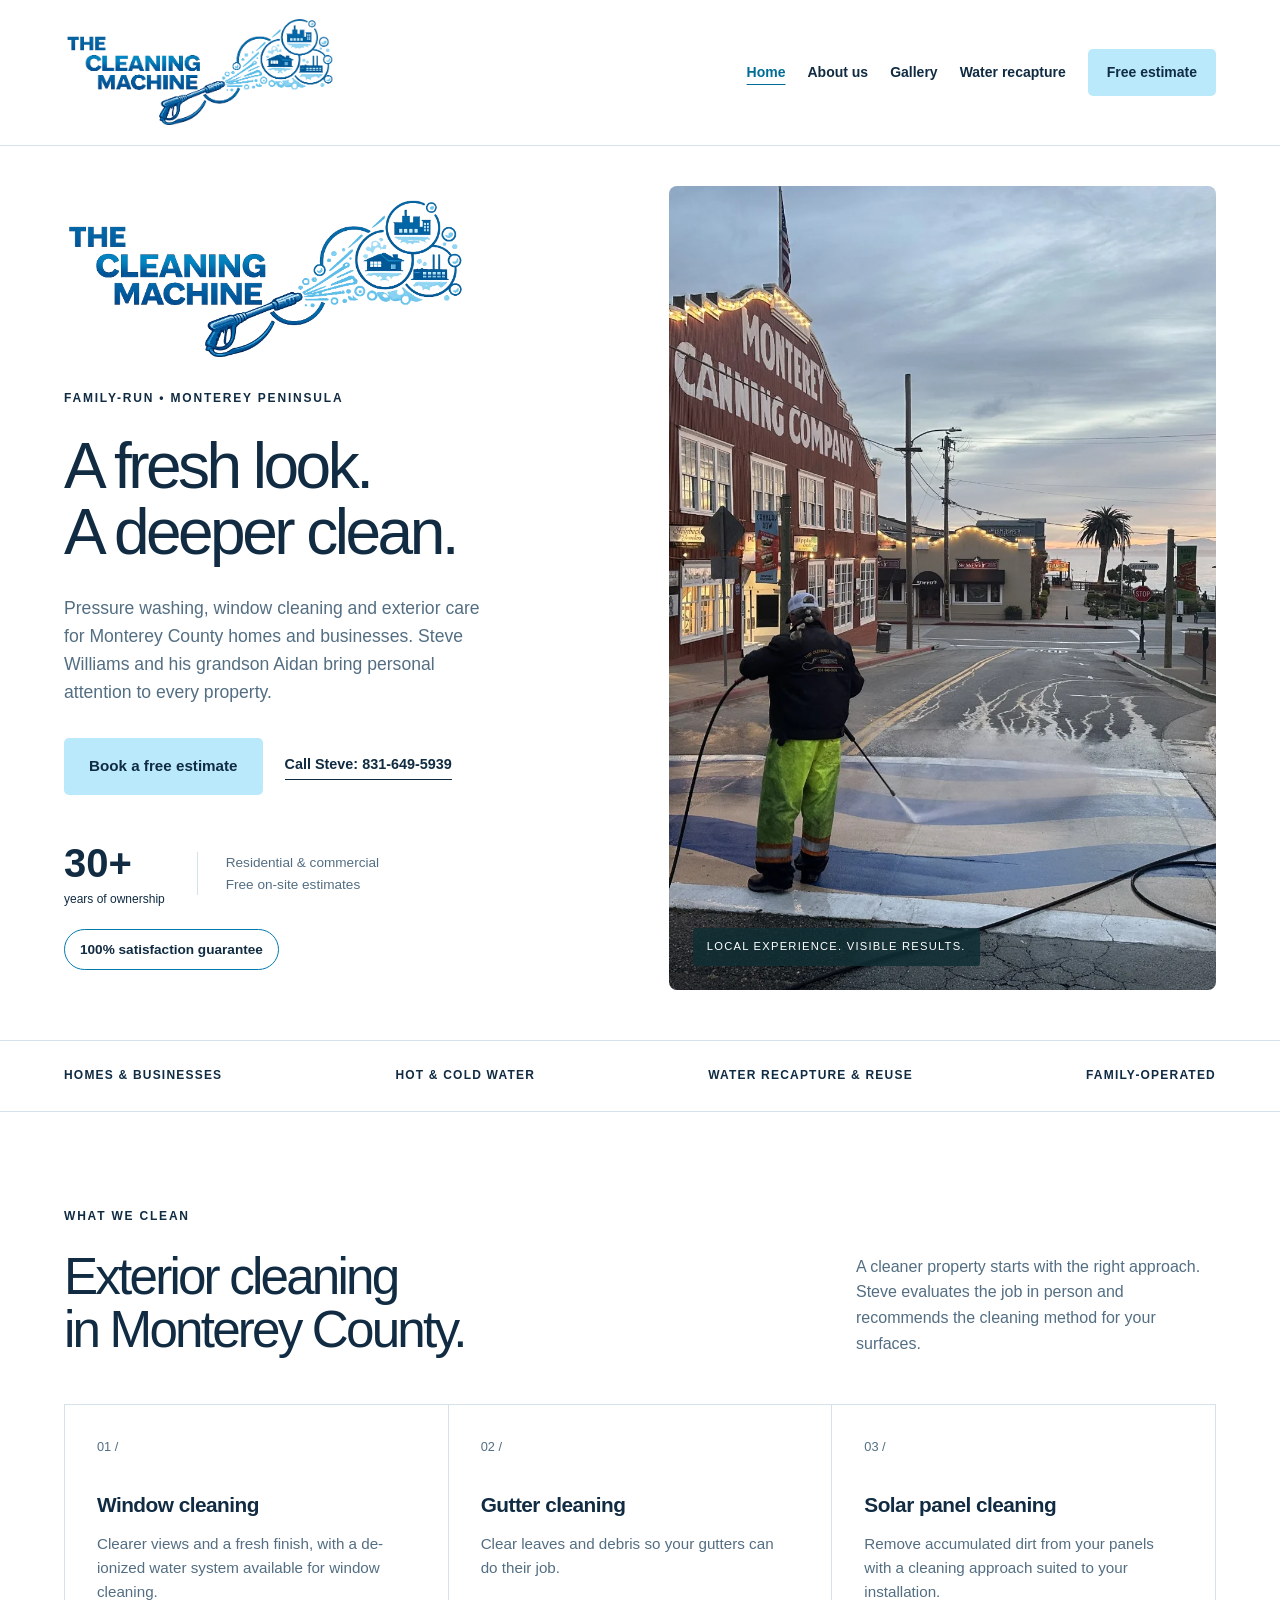
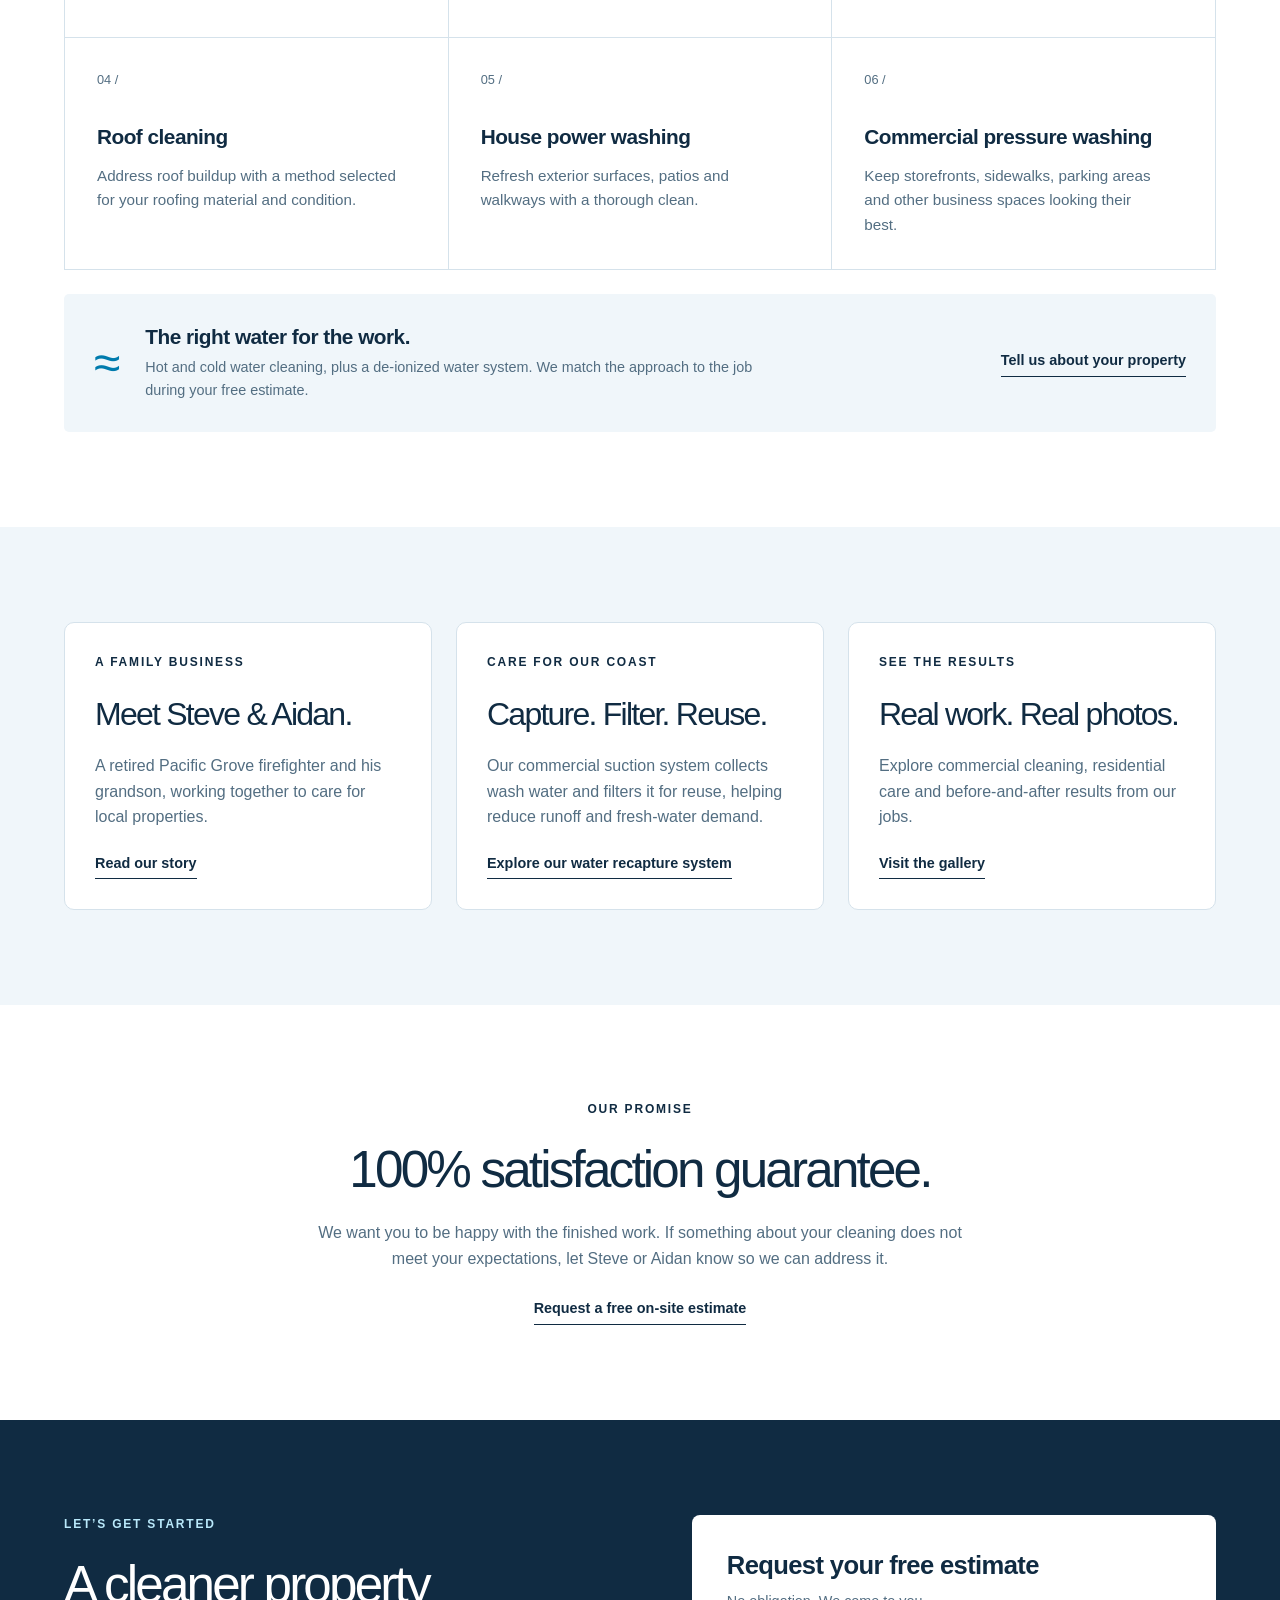
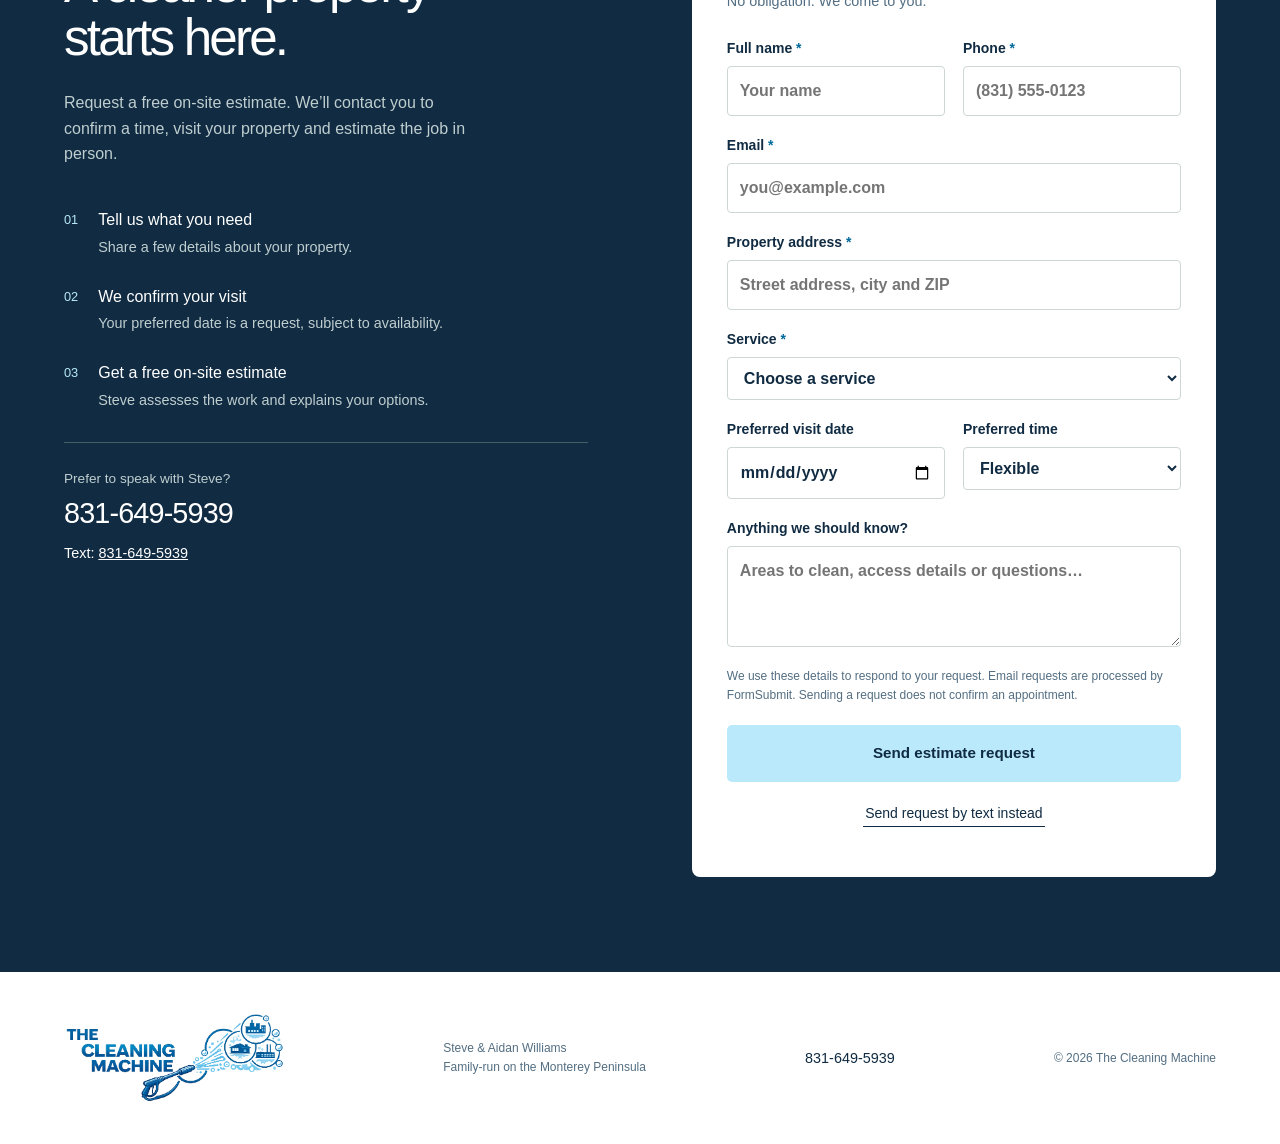
<file: index.html>
<!doctype html><html lang="en"><head><meta charset="utf-8"><meta name="viewport" content="width=device-width,initial-scale=1"><title>Pressure Washing &amp; Window Cleaning | The Cleaning Machine</title><meta name="description" content="Family-run pressure washing, window, gutter and solar panel cleaning on the Monterey Peninsula. Water recapture and reuse. Free estimates."><meta name="theme-color" content="#102b42"><link rel="icon" href="assets/favicon.svg" type="image/svg+xml"><link rel="stylesheet" href="styles.css"><script src="script.js" defer></script><link rel="canonical" href="https://montereypressurewash.com/"><meta name="robots" content="index,follow,max-image-preview:large"><meta property="og:type" content="website"><meta property="og:title" content="Pressure Washing &amp; Window Cleaning | The Cleaning Machine"><meta property="og:description" content="Family-run pressure washing, window, gutter and solar panel cleaning on the Monterey Peninsula. Water recapture and reuse. Free estimates."><meta property="og:url" content="https://montereypressurewash.com/"><meta property="og:image" content="https://montereypressurewash.com/assets/IMG_0975.webp"><script type="application/ld+json">{"@context": "https://schema.org", "@type": "LocalBusiness", "@id": "https://montereypressurewash.com/#business", "name": "The Cleaning Machine", "url": "https://montereypressurewash.com/", "logo": "https://montereypressurewash.com/assets/logo.png", "telephone": "+1-831-649-5939", "email": "stevodevo8@gmail.com", "areaServed": ["Monterey Peninsula", "Monterey County"], "founder": {"@type": "Person", "name": "Steve Williams"}, "description": "Family-run residential and commercial exterior cleaning with water recapture, filtration and reuse."}</script></head><body><a class="skip" href="#main">Skip to content</a><header class="header"><a class="brand" href="index.html" aria-label="The Cleaning Machine home"><img class="company-logo" src="assets/logo.png" alt="The Cleaning Machine" width="1350" height="565"></a><nav aria-label="Main navigation"><a href="index.html" aria-current="page">Home</a><a href="about.html">About us</a><a href="gallery.html">Gallery</a><a href="water-recapture.html">Water recapture</a><a class="button small" href="index.html#estimate">Free estimate</a></nav></header><main id="main"><section class="hero"><div class="hero-copy"><img class="hero-logo" src="assets/logo.png" alt="The Cleaning Machine" width="1350" height="565"><p class="eyebrow">FAMILY-RUN • MONTEREY PENINSULA</p><h1>A fresh look.<br>A deeper clean.</h1><p class="hero-description">Pressure washing, window cleaning and exterior care for Monterey County homes and businesses. Steve Williams and his grandson Aidan bring personal attention to every property.</p><div class="actions"><a class="button" href="#estimate">Book a free estimate</a><a class="text-link" href="tel:+18316495939">Call Steve: 831-649-5939</a></div><div class="hero-proof"><strong>30+<span>years of ownership</span></strong><div>Residential & commercial<br>Free on-site estimates</div></div><p class="guarantee-badge">100% satisfaction guarantee</p></div><div class="hero-image"><img src="assets/IMG_0975.webp" alt="The Cleaning Machine cleaning the street at Cannery Row" fetchpriority="high" width="1800" height="1350"><span class="photo-label">LOCAL EXPERIENCE. VISIBLE RESULTS.</span></div></section>
<div class="capabilities"><span>HOMES & BUSINESSES</span><span>HOT & COLD WATER</span><span>WATER RECAPTURE & REUSE</span><span>FAMILY-OPERATED</span></div>
<section class="section" id="services"><div class="section-heading"><div><p class="eyebrow">WHAT WE CLEAN</p><h2>Exterior cleaning<br>in Monterey County.</h2></div><p>A cleaner property starts with the right approach. Steve evaluates the job in person and recommends the cleaning method for your surfaces.</p></div><div class="services-grid">
<article class="service"><span class="service-number">01 /</span><h3>Window cleaning</h3><p>Clearer views and a fresh finish, with a de-ionized water system available for window cleaning.</p></article>
<article class="service"><span class="service-number">02 /</span><h3>Gutter cleaning</h3><p>Clear leaves and debris so your gutters can do their job.</p></article>
<article class="service"><span class="service-number">03 /</span><h3>Solar panel cleaning</h3><p>Remove accumulated dirt from your panels with a cleaning approach suited to your installation.</p></article>
<article class="service"><span class="service-number">04 /</span><h3>Roof cleaning</h3><p>Address roof buildup with a method selected for your roofing material and condition.</p></article>
<article class="service"><span class="service-number">05 /</span><h3>House power washing</h3><p>Refresh exterior surfaces, patios and walkways with a thorough clean.</p></article>
<article class="service"><span class="service-number">06 /</span><h3>Commercial pressure washing</h3><p>Keep storefronts, sidewalks, parking areas and other business spaces looking their best.</p></article>
</div><div class="equipment"><span class="equipment-icon" aria-hidden="true">≈</span><div><h3>The right water for the work.</h3><p>Hot and cold water cleaning, plus a de-ionized water system. We match the approach to the job during your free estimate.</p></div><a class="text-link" href="#estimate">Tell us about your property</a></div></section>
<section class="section home-links"><div class="feature-card"><p class="eyebrow">A FAMILY BUSINESS</p><h2>Meet Steve & Aidan.</h2><p>A retired Pacific Grove firefighter and his grandson, working together to care for local properties.</p><a class="text-link" href="about.html">Read our story</a></div><div class="feature-card"><p class="eyebrow">CARE FOR OUR COAST</p><h2>Capture. Filter. Reuse.</h2><p>Our commercial suction system collects wash water and filters it for reuse, helping reduce runoff and fresh-water demand.</p><a class="text-link" href="water-recapture.html">Explore our water recapture system</a></div><div class="feature-card"><p class="eyebrow">SEE THE RESULTS</p><h2>Real work. Real photos.</h2><p>Explore commercial cleaning, residential care and before-and-after results from our jobs.</p><a class="text-link" href="gallery.html">Visit the gallery</a></div></section><section class="section guarantee"><p class="eyebrow">OUR PROMISE</p><h2>100% satisfaction guarantee.</h2><p>We want you to be happy with the finished work. If something about your cleaning does not meet your expectations, let Steve or Aidan know so we can address it.</p><a class="text-link" href="#estimate">Request a free on-site estimate</a></section><section class="estimate-section section" id="estimate"><div class="estimate-copy"><p class="eyebrow">LET’S GET STARTED</p><h2>A cleaner property<br>starts here.</h2><p>Request a free on-site estimate. We’ll contact you to confirm a time, visit your property and estimate the job in person.</p><ol class="steps"><li><span>01</span><div><strong>Tell us what you need</strong><p>Share a few details about your property.</p></div></li><li><span>02</span><div><strong>We confirm your visit</strong><p>Your preferred date is a request, subject to availability.</p></div></li><li><span>03</span><div><strong>Get a free on-site estimate</strong><p>Steve assesses the work and explains your options.</p></div></li></ol><div class="contact-options"><p>Prefer to speak with Steve?</p><a href="tel:+18316495939">831-649-5939</a><small>Text: <a href="sms:+18316495939">831-649-5939</a></small></div></div>
<form id="estimate-form" action="https://formsubmit.co/stevodevo8@gmail.com" method="POST"><h3>Request your free estimate</h3><p class="form-intro">No obligation. We come to you.</p><input type="hidden" name="_subject" value="New free estimate request — The Cleaning Machine"><input type="hidden" name="_template" value="table"><input class="honeypot" type="text" name="_honey" tabindex="-1" autocomplete="off" aria-hidden="true">
<div class="form-grid"><label>Full name <span>*</span><input name="name" autocomplete="name" required maxlength="100" placeholder="Your name"></label><label>Phone <span>*</span><input name="phone" type="tel" autocomplete="tel" required maxlength="30" placeholder="(831) 555-0123"></label><label class="full">Email <span>*</span><input name="email" type="email" autocomplete="email" required maxlength="150" placeholder="you@example.com"></label><label class="full">Property address <span>*</span><input name="address" autocomplete="street-address" required maxlength="250" placeholder="Street address, city and ZIP"></label><label class="full">Service <span>*</span><select name="service" required><option value="">Choose a service</option><option>Window cleaning</option><option>Gutter cleaning</option><option>Solar panel cleaning</option><option>Roof cleaning</option><option>House power washing</option><option>Commercial pressure washing</option><option>Multiple services / not sure yet</option></select></label><label>Preferred visit date<input name="preferred_date" type="date" id="preferred-date"></label><label>Preferred time<select name="preferred_time"><option>Flexible</option><option>Morning</option><option>Afternoon</option></select></label><label class="full">Anything we should know?<textarea name="details" rows="3" maxlength="2000" placeholder="Areas to clean, access details or questions…"></textarea></label></div><p class="privacy-note">We use these details to respond to your request. Email requests are processed by FormSubmit. Sending a request does not confirm an appointment.</p><button class="button submit" type="submit">Send estimate request</button><button class="sms-button" type="button" id="text-request">Send request by text instead</button><p class="form-status" id="form-status" aria-live="polite"></p><noscript><p>Submit by email above, or text Steve at <a href="sms:+18316495939">831-649-5939</a>.</p></noscript></form></section>
</main><footer><a class="brand" href="index.html"><img class="company-logo" src="assets/logo.png" alt="The Cleaning Machine" width="1350" height="565"></a><p>Steve & Aidan Williams<br>Family-run on the Monterey Peninsula</p><a href="tel:+18316495939">831-649-5939</a><span>© <span id="year">2026</span> The Cleaning Machine</span></footer><div class="mobile-contact"><a href="tel:+18316495939">Call Steve</a><a href="index.html#estimate">Free estimate</a></div></body></html>
</file>
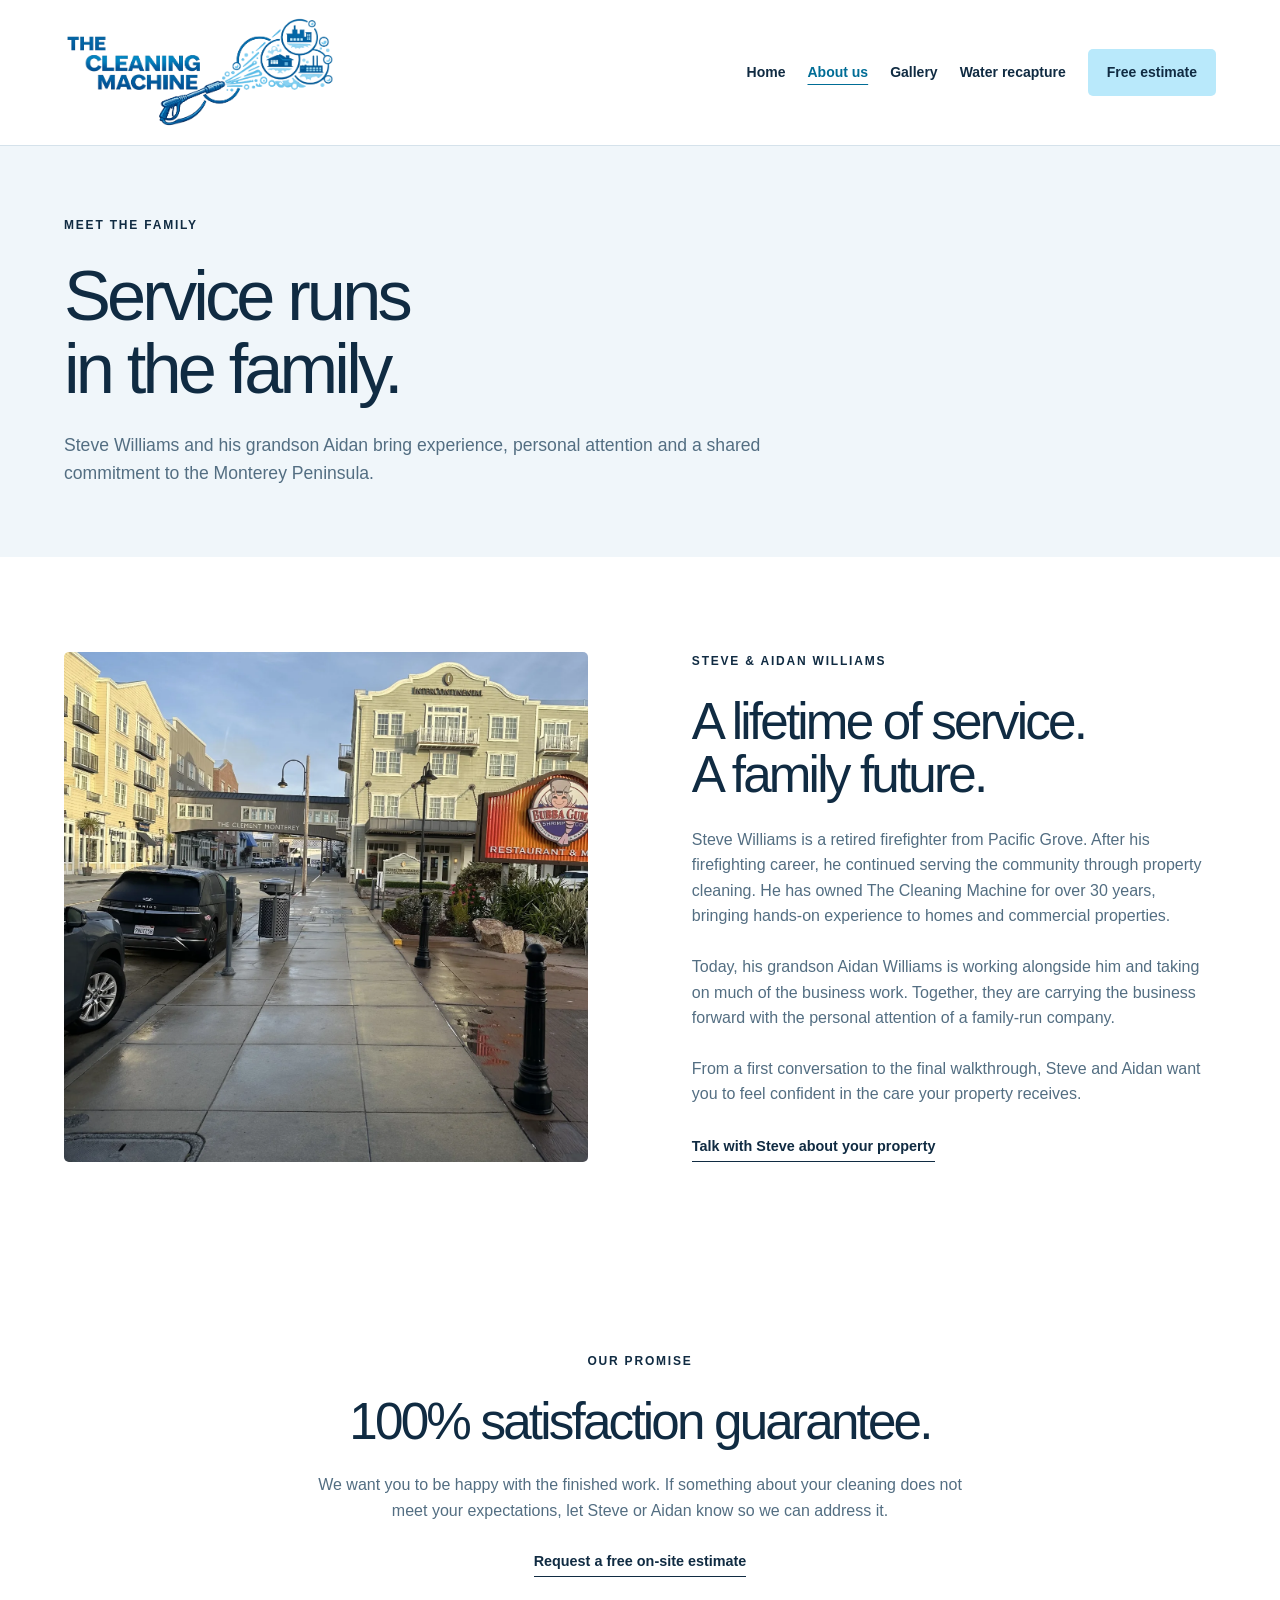
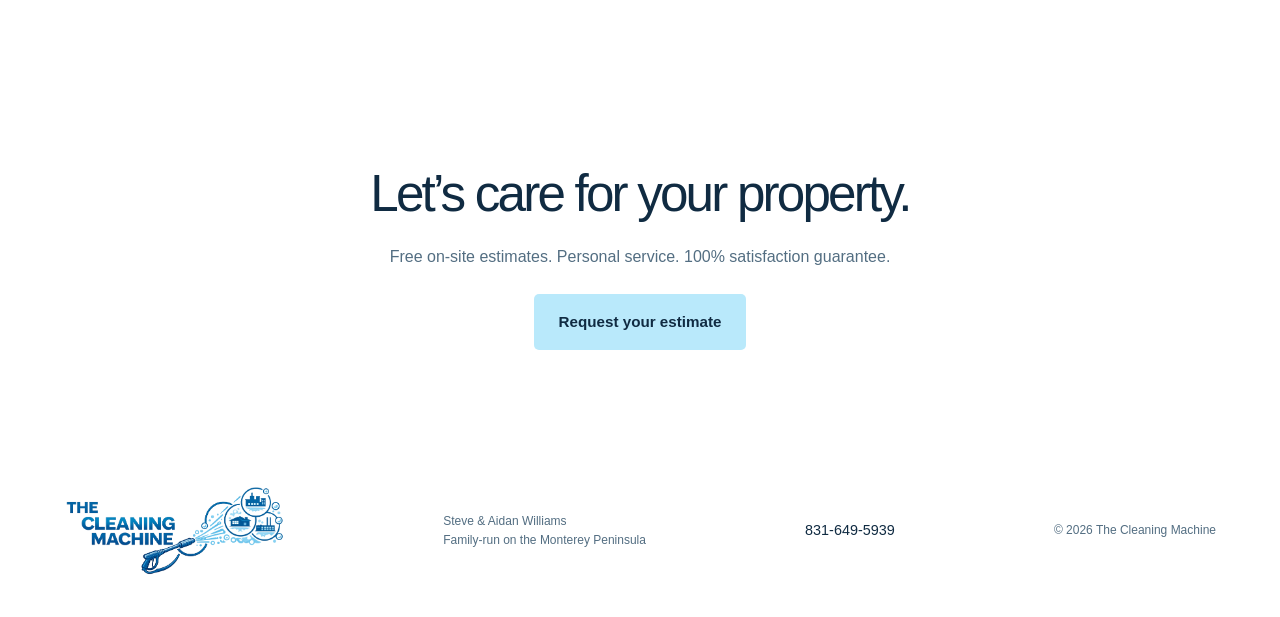
<file: about.html>
<!doctype html><html lang="en"><head><meta charset="utf-8"><meta name="viewport" content="width=device-width,initial-scale=1"><title>About Steve &amp; Aidan Williams | The Cleaning Machine</title><meta name="description" content="Meet Steve Williams, a retired Pacific Grove firefighter, and his grandson Aidan. Family-run exterior cleaning on the Monterey Peninsula."><meta name="theme-color" content="#102b42"><link rel="icon" href="assets/favicon.svg" type="image/svg+xml"><link rel="stylesheet" href="styles.css"><script src="script.js" defer></script><link rel="canonical" href="https://montereypressurewash.com/about.html"><meta name="robots" content="index,follow,max-image-preview:large"><meta property="og:type" content="website"><meta property="og:title" content="About Steve &amp; Aidan Williams | The Cleaning Machine"><meta property="og:description" content="Meet Steve Williams, a retired Pacific Grove firefighter, and his grandson Aidan. Family-run exterior cleaning on the Monterey Peninsula."><meta property="og:url" content="https://montereypressurewash.com/about.html"><meta property="og:image" content="https://montereypressurewash.com/assets/IMG_0965.webp"><script type="application/ld+json">{"@context": "https://schema.org", "@type": "LocalBusiness", "@id": "https://montereypressurewash.com/#business", "name": "The Cleaning Machine", "url": "https://montereypressurewash.com/", "logo": "https://montereypressurewash.com/assets/logo.png", "telephone": "+1-831-649-5939", "email": "stevodevo8@gmail.com", "areaServed": ["Monterey Peninsula", "Monterey County"], "founder": {"@type": "Person", "name": "Steve Williams"}, "description": "Family-run residential and commercial exterior cleaning with water recapture, filtration and reuse."}</script></head><body><a class="skip" href="#main">Skip to content</a><header class="header"><a class="brand" href="index.html" aria-label="The Cleaning Machine home"><img class="company-logo" src="assets/logo.png" alt="The Cleaning Machine" width="1350" height="565"></a><nav aria-label="Main navigation"><a href="index.html">Home</a><a href="about.html" aria-current="page">About us</a><a href="gallery.html">Gallery</a><a href="water-recapture.html">Water recapture</a><a class="button small" href="index.html#estimate">Free estimate</a></nav></header><main id="main"><section class="section page-intro"><p class="eyebrow">MEET THE FAMILY</p><h1>Service runs<br>in the family.</h1><p>Steve Williams and his grandson Aidan bring experience, personal attention and a shared commitment to the Monterey Peninsula.</p></section><section class="about section" id="about-story"><div class="about-photo"><img loading="lazy" src="assets/IMG_0965.webp" alt="Freshly washed sidewalk along Cannery Row in Monterey" width="1350" height="1800"></div><div class="about-copy"><p class="eyebrow">STEVE & AIDAN WILLIAMS</p><h2>A lifetime of service.<br>A family future.</h2><p>Steve Williams is a retired firefighter from Pacific Grove. After his firefighting career, he continued serving the community through property cleaning. He has owned The Cleaning Machine for over 30 years, bringing hands-on experience to homes and commercial properties.</p><p>Today, his grandson Aidan Williams is working alongside him and taking on much of the business work. Together, they are carrying the business forward with the personal attention of a family-run company.</p><p>From a first conversation to the final walkthrough, Steve and Aidan want you to feel confident in the care your property receives.</p><a class="text-link" href="tel:+18316495939">Talk with Steve about your property</a></div></section>
<section class="section guarantee"><p class="eyebrow">OUR PROMISE</p><h2>100% satisfaction guarantee.</h2><p>We want you to be happy with the finished work. If something about your cleaning does not meet your expectations, let Steve or Aidan know so we can address it.</p><a class="text-link" href="index.html#estimate">Request a free on-site estimate</a></section><section class="section guarantee"><h2>Let’s care for your property.</h2><p>Free on-site estimates. Personal service. 100% satisfaction guarantee.</p><a class="button" href="index.html#estimate">Request your estimate</a></section></main><footer><a class="brand" href="index.html"><img class="company-logo" src="assets/logo.png" alt="The Cleaning Machine" width="1350" height="565"></a><p>Steve & Aidan Williams<br>Family-run on the Monterey Peninsula</p><a href="tel:+18316495939">831-649-5939</a><span>© <span id="year">2026</span> The Cleaning Machine</span></footer><div class="mobile-contact"><a href="tel:+18316495939">Call Steve</a><a href="index.html#estimate">Free estimate</a></div></body></html>
</file>
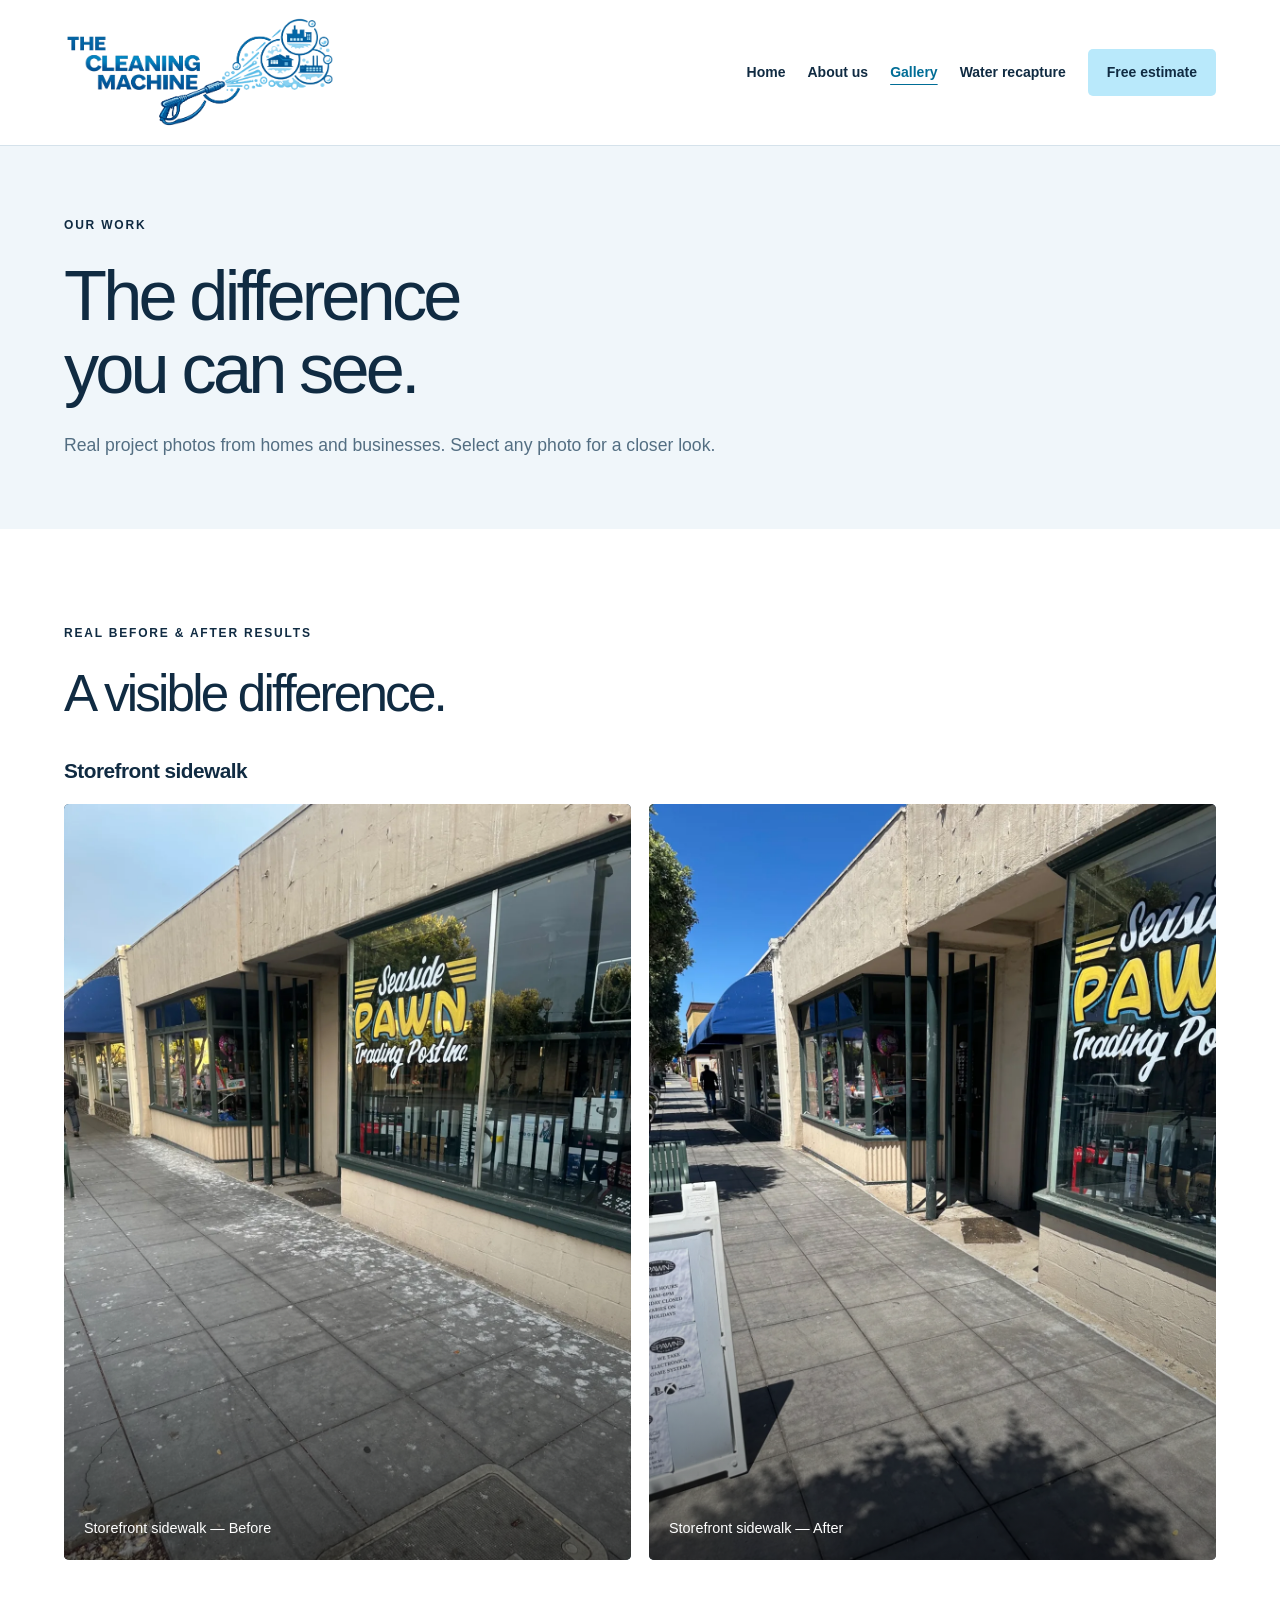
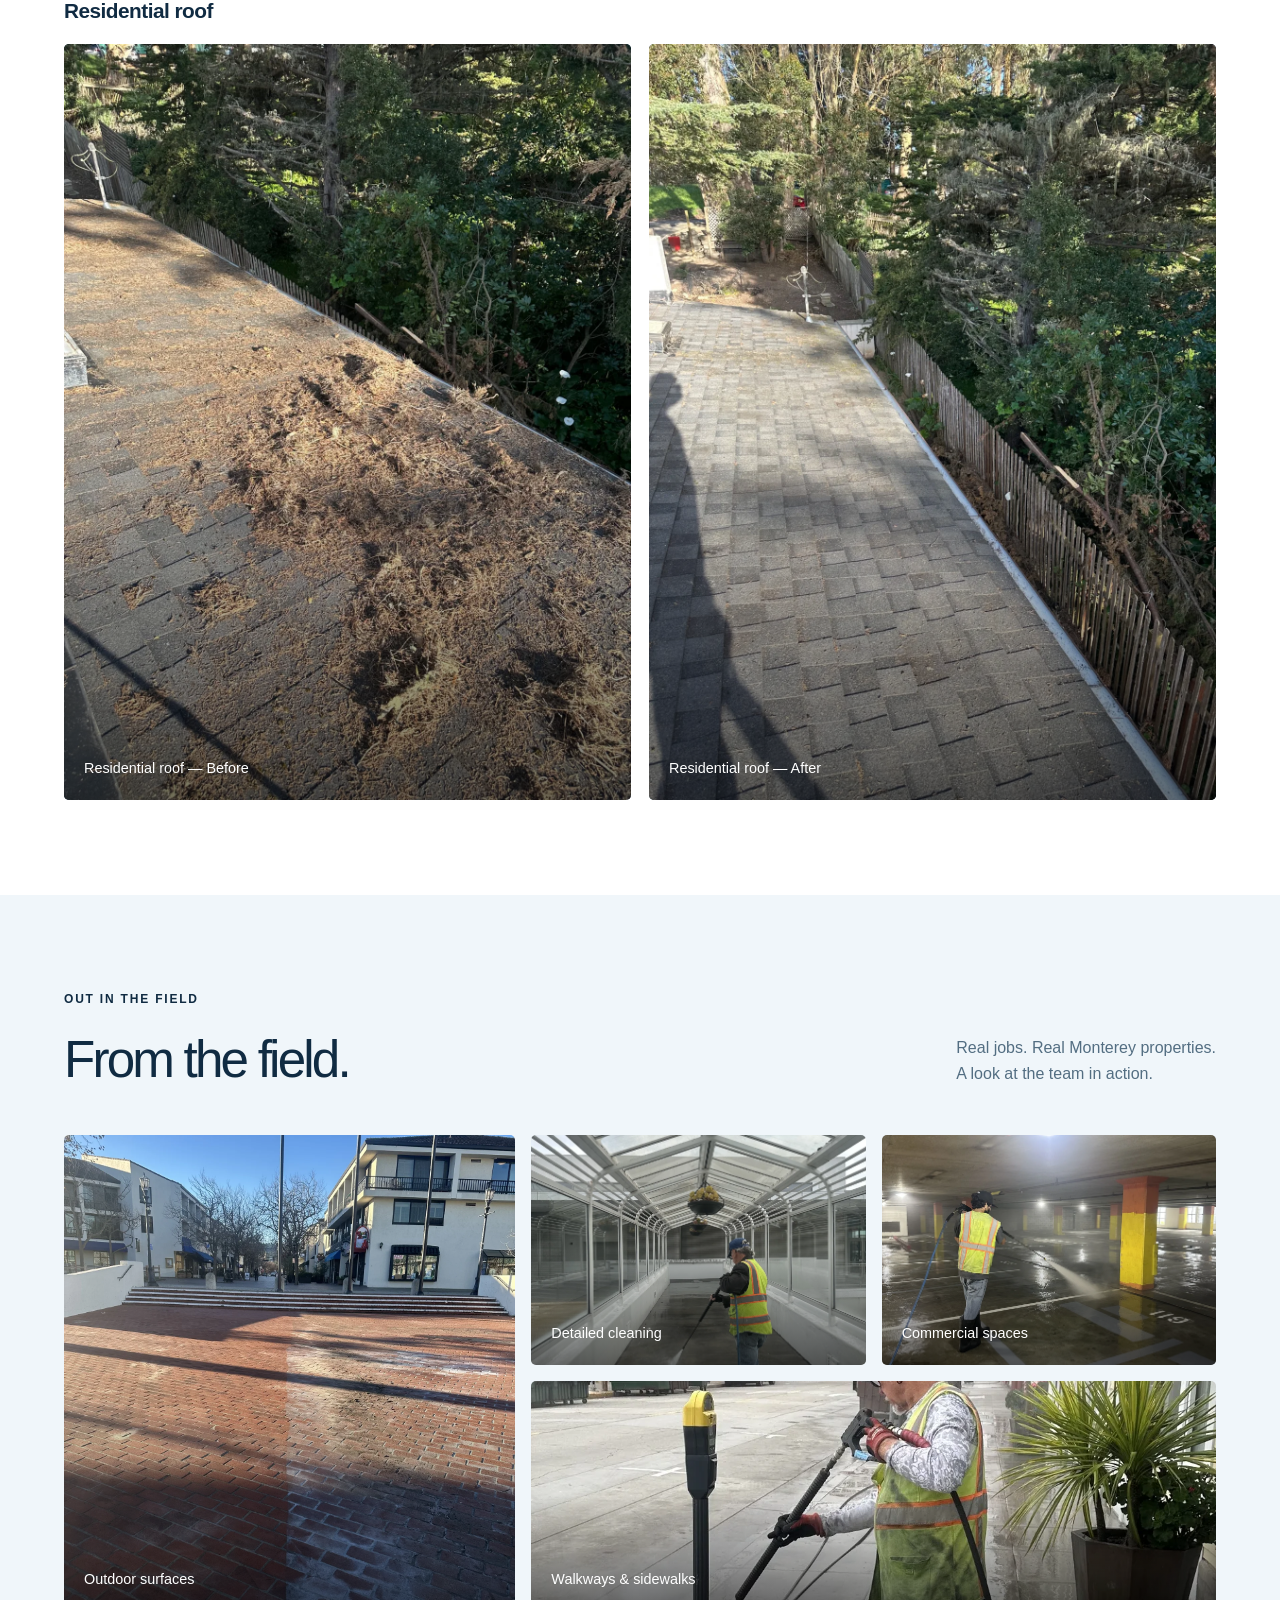
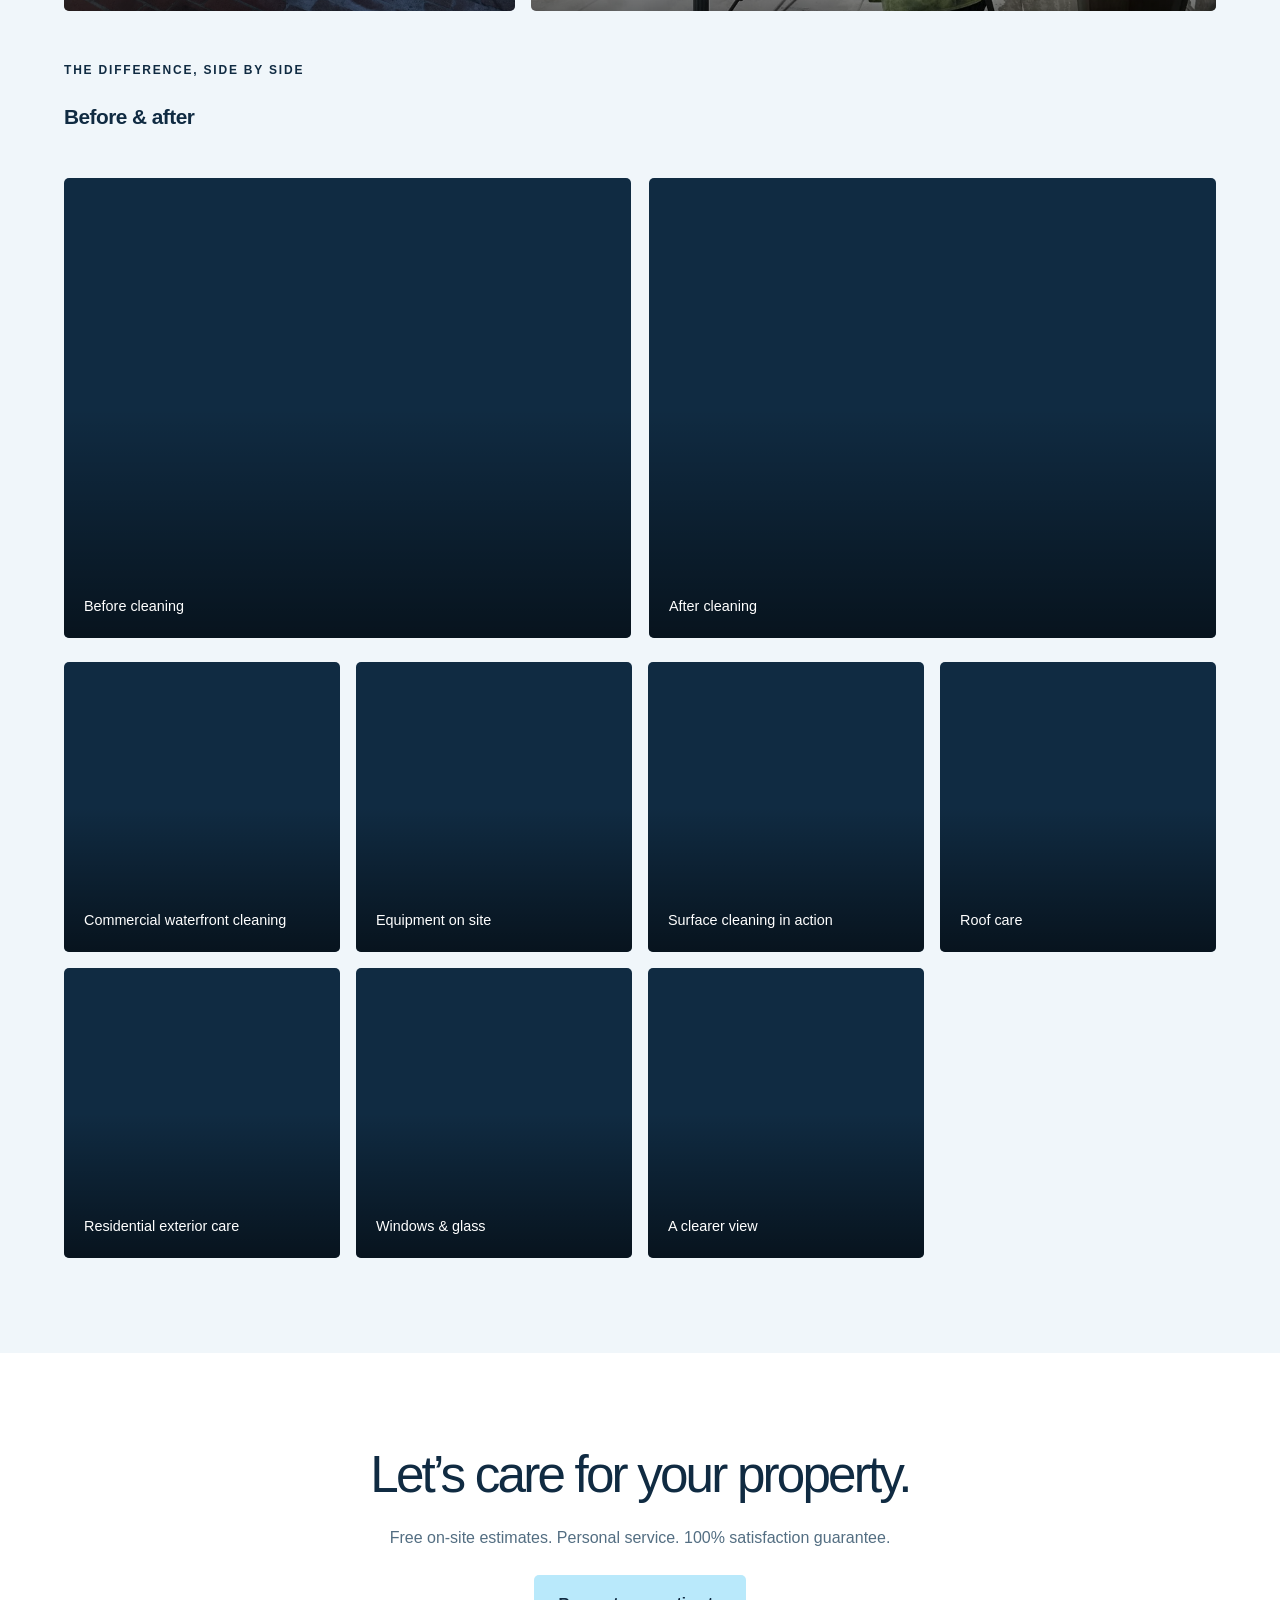
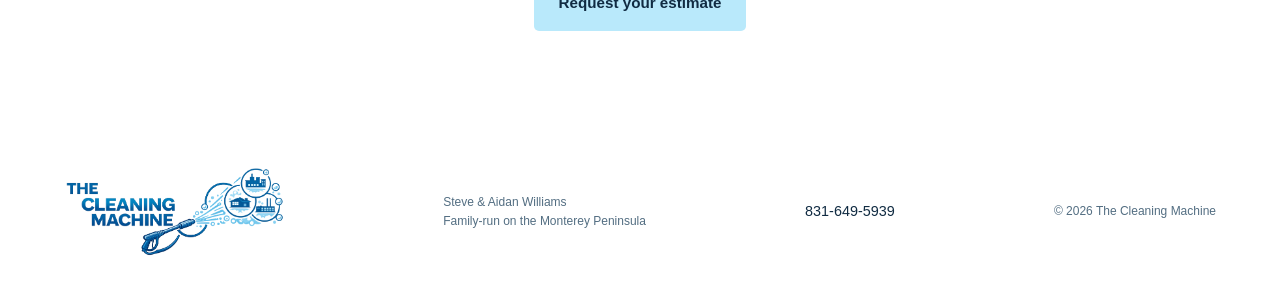
<file: gallery.html>
<!doctype html><html lang="en"><head><meta charset="utf-8"><meta name="viewport" content="width=device-width,initial-scale=1"><title>Before &amp; After Cleaning Gallery | The Cleaning Machine</title><meta name="description" content="See real before-and-after photos of commercial pressure washing, roof cleaning and exterior care from The Cleaning Machine."><meta name="theme-color" content="#102b42"><link rel="icon" href="assets/favicon.svg" type="image/svg+xml"><link rel="stylesheet" href="styles.css"><script src="script.js" defer></script><link rel="canonical" href="https://montereypressurewash.com/gallery.html"><meta name="robots" content="index,follow,max-image-preview:large"><meta property="og:type" content="website"><meta property="og:title" content="Before &amp; After Cleaning Gallery | The Cleaning Machine"><meta property="og:description" content="See real before-and-after photos of commercial pressure washing, roof cleaning and exterior care from The Cleaning Machine."><meta property="og:url" content="https://montereypressurewash.com/gallery.html"><meta property="og:image" content="https://montereypressurewash.com/assets/IMG_2125.webp"><script type="application/ld+json">{"@context": "https://schema.org", "@type": "LocalBusiness", "@id": "https://montereypressurewash.com/#business", "name": "The Cleaning Machine", "url": "https://montereypressurewash.com/", "logo": "https://montereypressurewash.com/assets/logo.png", "telephone": "+1-831-649-5939", "email": "stevodevo8@gmail.com", "areaServed": ["Monterey Peninsula", "Monterey County"], "founder": {"@type": "Person", "name": "Steve Williams"}, "description": "Family-run residential and commercial exterior cleaning with water recapture, filtration and reuse."}</script></head><body><a class="skip" href="#main">Skip to content</a><header class="header"><a class="brand" href="index.html" aria-label="The Cleaning Machine home"><img class="company-logo" src="assets/logo.png" alt="The Cleaning Machine" width="1350" height="565"></a><nav aria-label="Main navigation"><a href="index.html">Home</a><a href="about.html">About us</a><a href="gallery.html" aria-current="page">Gallery</a><a href="water-recapture.html">Water recapture</a><a class="button small" href="index.html#estimate">Free estimate</a></nav></header><main id="main"><section class="section page-intro"><p class="eyebrow">OUR WORK</p><h1>The difference<br>you can see.</h1><p>Real project photos from homes and businesses. Select any photo for a closer look.</p></section><section class="section before-after-section"><p class="eyebrow">REAL BEFORE & AFTER RESULTS</p><h2>A visible difference.</h2><div class="project-pair"><h3>Storefront sidewalk</h3><div class="comparison"><button class="gallery-item" data-image="assets/IMG_2122.webp" data-caption="Storefront sidewalk — Before"><img src="assets/IMG_2122.webp" alt="Commercial storefront sidewalk before cleaning" width="1200" height="1600" loading="lazy" decoding="async" class=""><span>Storefront sidewalk — Before</span></button><button class="gallery-item" data-image="assets/IMG_2125.webp" data-caption="Storefront sidewalk — After"><img src="assets/IMG_2125.webp" alt="Commercial storefront sidewalk after cleaning" width="1200" height="1600" loading="lazy" decoding="async" class=""><span>Storefront sidewalk — After</span></button></div></div><div class="project-pair"><h3>Residential roof</h3><div class="comparison"><button class="gallery-item" data-image="assets/IMG_0840.webp" data-caption="Residential roof — Before"><img src="assets/IMG_0840.webp" alt="Residential roof surface before cleaning" width="1200" height="1600" loading="lazy" decoding="async" class=""><span>Residential roof — Before</span></button><button class="gallery-item" data-image="assets/IMG_0845.webp" data-caption="Residential roof — After"><img src="assets/IMG_0845.webp" alt="Residential roof surface after cleaning" width="1200" height="1600" loading="lazy" decoding="async" class=""><span>Residential roof — After</span></button></div></div></section><section class="work-section section" id="work"><div class="section-heading"><div><p class="eyebrow">OUT IN THE FIELD</p><h2>From the field.</h2></div><p>Real jobs. Real Monterey properties.<br>A look at the team in action.</p></div><div class="gallery"><button class="gallery-item gallery-wide" data-image="assets/IMG_0390.webp" data-caption="Brick plaza cleaning in Monterey"><img loading="lazy" src="assets/IMG_0390.webp" alt="Brick plaza during pressure washing" width="1350" height="1800"><span>Outdoor surfaces</span></button><button class="gallery-item" data-image="assets/IMG_1130.webp" data-caption="Cleaning an enclosed glass walkway"><img loading="lazy" src="assets/IMG_1130.webp" alt="Team member cleaning inside a glass-covered walkway" width="1350" height="1800"><span>Detailed cleaning</span></button><button class="gallery-item" data-image="assets/IMG_2004.webp" data-caption="Pressure washing a parking garage"><img loading="lazy" src="assets/IMG_2004.webp" alt="Team member pressure washing a parking garage" width="1350" height="1800"><span>Commercial spaces</span></button><button class="gallery-item" data-image="assets/IMG_2045.webp" data-caption="Sidewalk cleaning in Monterey"><img loading="lazy" src="assets/IMG_2045.webp" alt="Team member pressure washing a sidewalk" width="1012" height="1800"><span>Walkways & sidewalks</span></button></div><div class="before-after"><div class="section-heading"><div><p class="eyebrow">THE DIFFERENCE, SIDE BY SIDE</p><h3>Before & after</h3></div></div><div class="comparison"><button class="gallery-item" data-image="assets/IMG_0836.webp" data-caption="Before cleaning"><img loading="lazy" decoding="async" src="assets/IMG_0836.webp" alt="Before cleaning: buildup along a residential roof edge" width="1050" height="1400"><span>Before cleaning</span></button><button class="gallery-item" data-image="assets/IMG_0837.webp" data-caption="After cleaning"><img loading="lazy" decoding="async" src="assets/IMG_0837.webp" alt="After cleaning: the same residential roof edge cleared of buildup" width="1050" height="1400"><span>After cleaning</span></button></div></div><div class="more-gallery"><button class="gallery-item" data-image="assets/IMG_1943.webp" data-caption="Commercial waterfront cleaning"><img loading="lazy" decoding="async" src="assets/IMG_1943.webp" alt="Team member pressure washing a waterfront walkway" width="1050" height="1400"><span>Commercial waterfront cleaning</span></button><button class="gallery-item" data-image="assets/IMG_1937.webp" data-caption="Equipment on site"><img loading="lazy" decoding="async" src="assets/IMG_1937.webp" alt="Pressure washing equipment and truck at a waterfront job" width="787" height="1400"><span>Equipment on site</span></button><button class="gallery-item" data-image="assets/IMG_1932.webp" data-caption="Surface cleaning in action"><img loading="lazy" decoding="async" src="assets/IMG_1932.webp" alt="Surface cleaner on a waterfront concrete walkway" width="1050" height="1400"><span>Surface cleaning in action</span></button><button class="gallery-item" data-image="assets/IMG_0843.webp" data-caption="Roof care"><img loading="lazy" decoding="async" src="assets/IMG_0843.webp" alt="Roof surface at a residential cleaning job" width="1050" height="1400"><span>Roof care</span></button><button class="gallery-item" data-image="assets/IMG_0665.webp" data-caption="Residential exterior care"><img loading="lazy" decoding="async" src="assets/IMG_0665.webp" alt="Residential roof and property overlooking the coast" width="1050" height="1400"><span>Residential exterior care</span></button><button class="gallery-item" data-image="assets/IMG_0664.webp" data-caption="Windows & glass"><img loading="lazy" decoding="async" src="assets/IMG_0664.webp" alt="Exterior glass doors and windows at a residential property" width="1050" height="1400"><span>Windows & glass</span></button><button class="gallery-item" data-image="assets/IMG_0662.webp" data-caption="A clearer view"><img loading="lazy" decoding="async" src="assets/IMG_0662.webp" alt="Residential window cleaning detail" width="1050" height="1400"><span>A clearer view</span></button></div></section>
<section class="section guarantee"><h2>Let’s care for your property.</h2><p>Free on-site estimates. Personal service. 100% satisfaction guarantee.</p><a class="button" href="index.html#estimate">Request your estimate</a></section></main><footer><a class="brand" href="index.html"><img class="company-logo" src="assets/logo.png" alt="The Cleaning Machine" width="1350" height="565"></a><p>Steve & Aidan Williams<br>Family-run on the Monterey Peninsula</p><a href="tel:+18316495939">831-649-5939</a><span>© <span id="year">2026</span> The Cleaning Machine</span></footer><div class="mobile-contact"><a href="tel:+18316495939">Call Steve</a><a href="index.html#estimate">Free estimate</a></div><dialog id="photo-dialog" aria-label="Project photo"><button id="close-photo" aria-label="Close photo">×</button><img id="large-photo" alt=""><p id="photo-caption"></p></dialog></body></html>
</file>
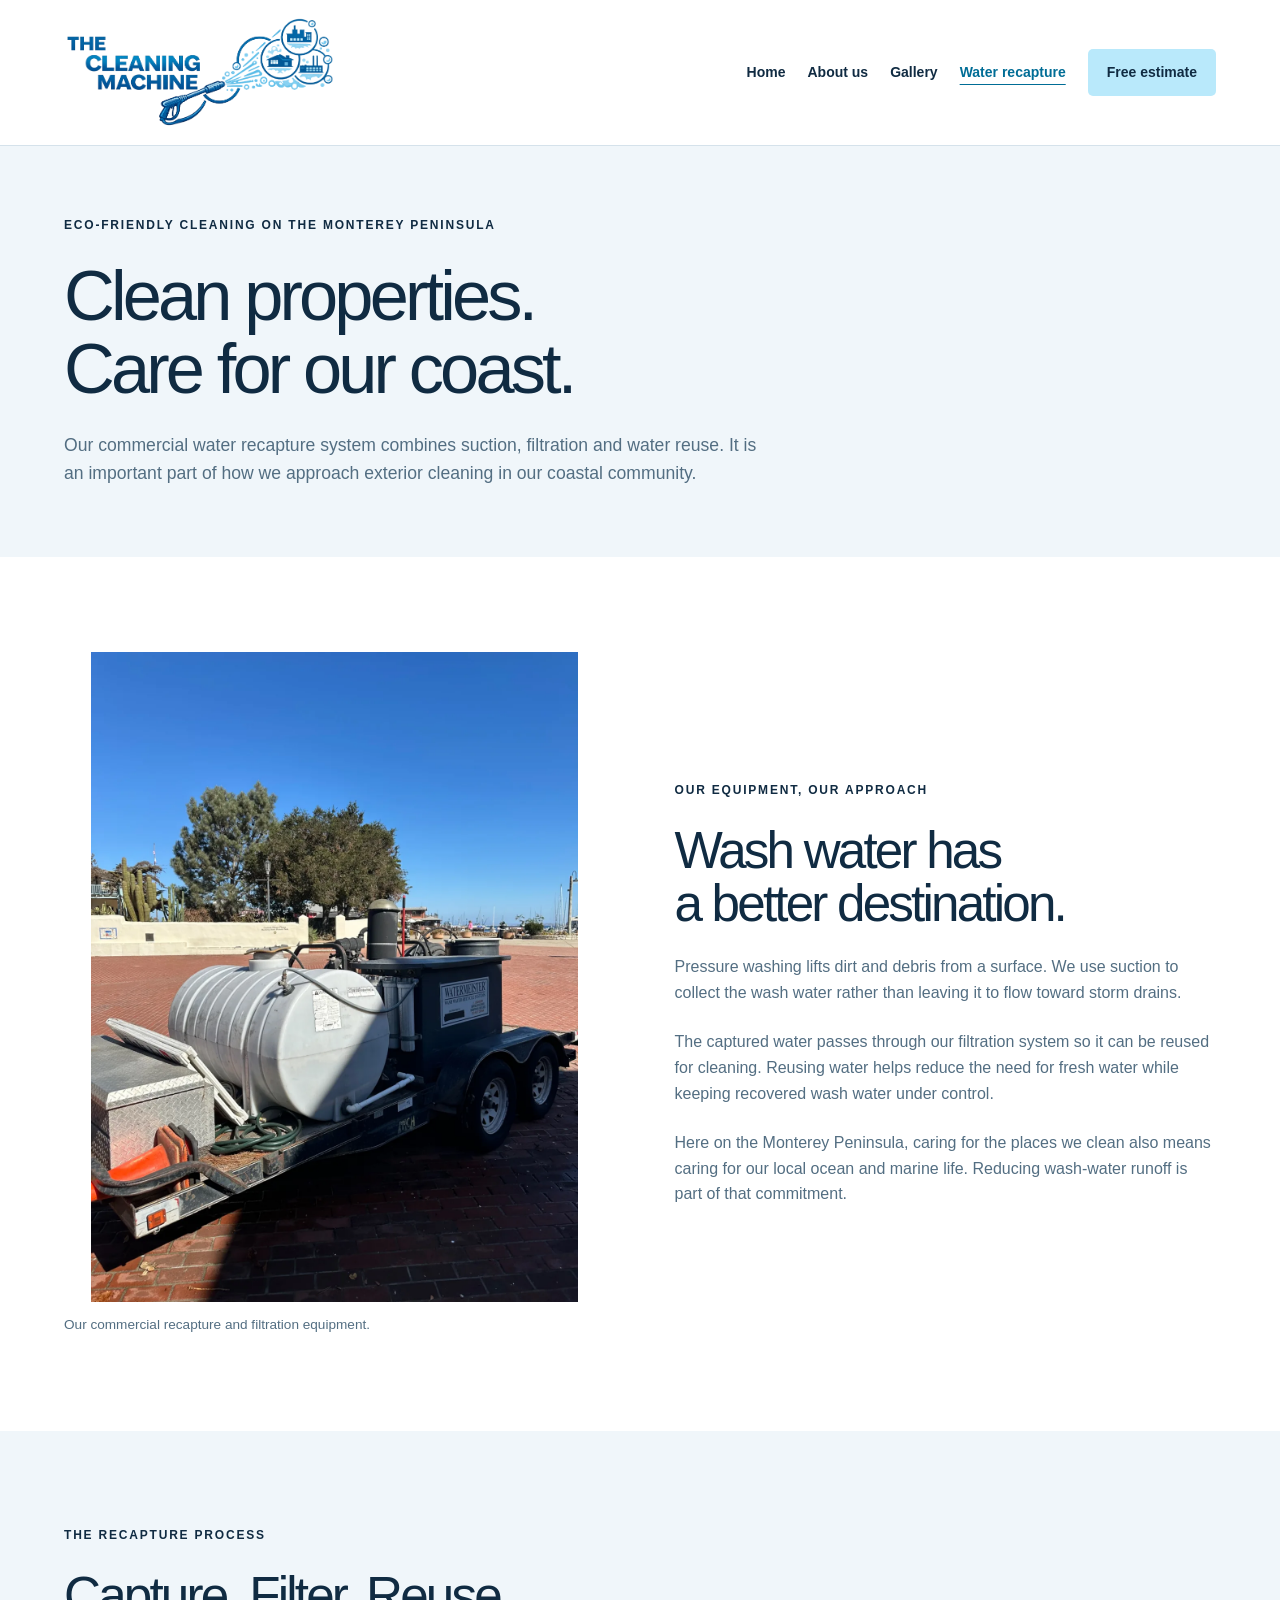
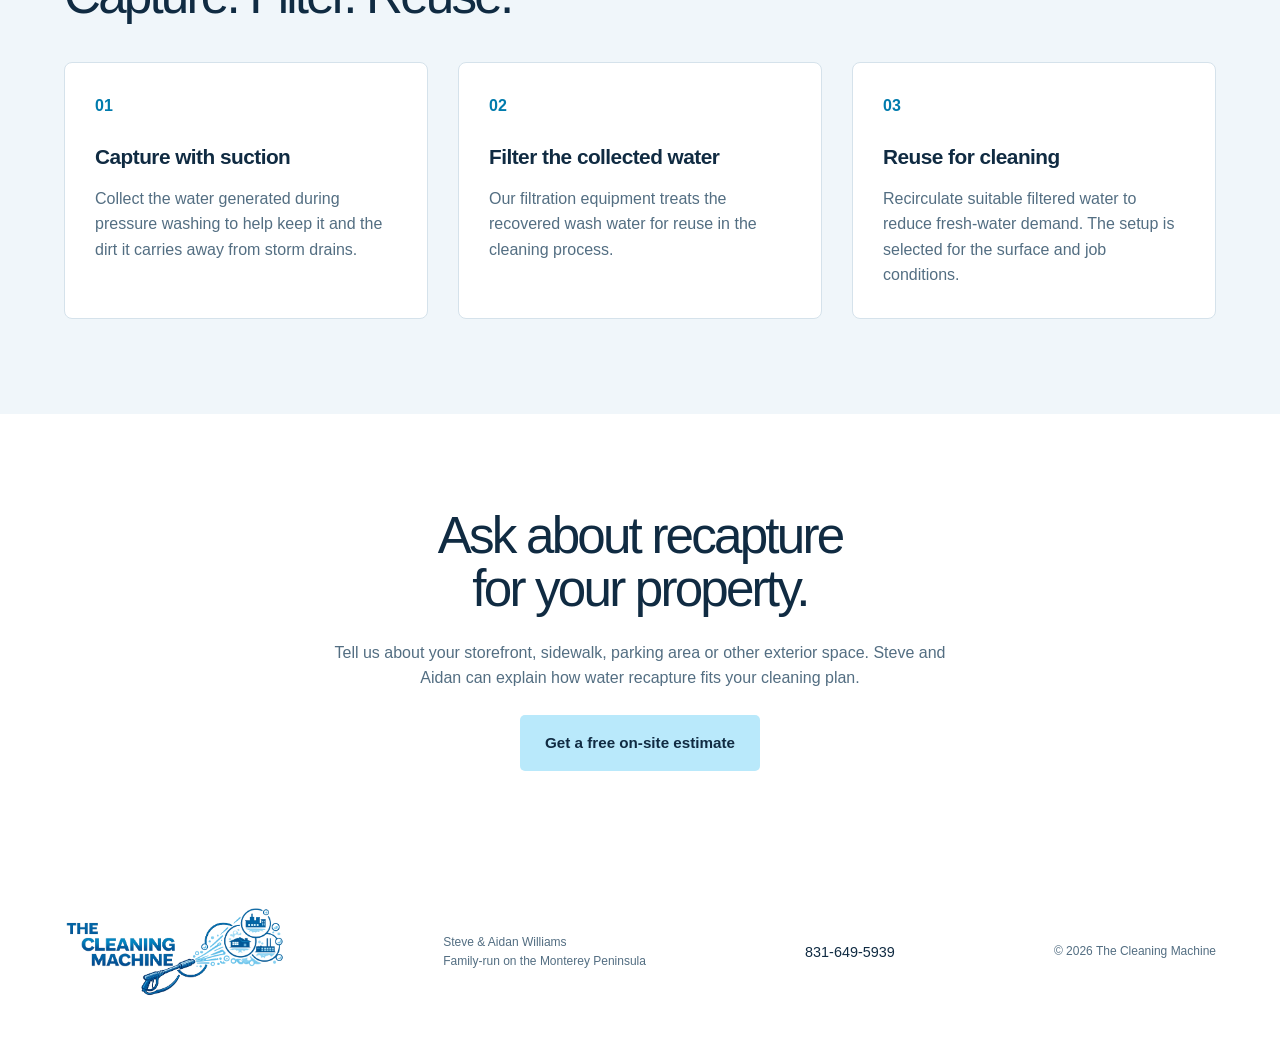
<file: water-recapture.html>
<!doctype html><html lang="en"><head><meta charset="utf-8"><meta name="viewport" content="width=device-width,initial-scale=1"><title>Water Recapture, Filtration &amp; Reuse | The Cleaning Machine</title><meta name="description" content="Our commercial suction system captures wash water, filters it and reuses it for cleaning, helping reduce runoff on the Monterey Peninsula."><meta name="theme-color" content="#102b42"><link rel="icon" href="assets/favicon.svg" type="image/svg+xml"><link rel="stylesheet" href="styles.css"><script src="script.js" defer></script><link rel="canonical" href="https://montereypressurewash.com/water-recapture.html"><meta name="robots" content="index,follow,max-image-preview:large"><meta property="og:type" content="website"><meta property="og:title" content="Water Recapture, Filtration &amp; Reuse | The Cleaning Machine"><meta property="og:description" content="Our commercial suction system captures wash water, filters it and reuses it for cleaning, helping reduce runoff on the Monterey Peninsula."><meta property="og:url" content="https://montereypressurewash.com/water-recapture.html"><meta property="og:image" content="https://montereypressurewash.com/assets/IMG_2854.webp"><script type="application/ld+json">{"@context": "https://schema.org", "@type": "LocalBusiness", "@id": "https://montereypressurewash.com/#business", "name": "The Cleaning Machine", "url": "https://montereypressurewash.com/", "logo": "https://montereypressurewash.com/assets/logo.png", "telephone": "+1-831-649-5939", "email": "stevodevo8@gmail.com", "areaServed": ["Monterey Peninsula", "Monterey County"], "founder": {"@type": "Person", "name": "Steve Williams"}, "description": "Family-run residential and commercial exterior cleaning with water recapture, filtration and reuse."}</script></head><body><a class="skip" href="#main">Skip to content</a><header class="header"><a class="brand" href="index.html" aria-label="The Cleaning Machine home"><img class="company-logo" src="assets/logo.png" alt="The Cleaning Machine" width="1350" height="565"></a><nav aria-label="Main navigation"><a href="index.html">Home</a><a href="about.html">About us</a><a href="gallery.html">Gallery</a><a href="water-recapture.html" aria-current="page">Water recapture</a><a class="button small" href="index.html#estimate">Free estimate</a></nav></header><main id="main"><section class="section page-intro"><p class="eyebrow">ECO-FRIENDLY CLEANING ON THE MONTEREY PENINSULA</p><h1>Clean properties.<br>Care for our coast.</h1><p>Our commercial water recapture system combines suction, filtration and water reuse. It is an important part of how we approach exterior cleaning in our coastal community.</p></section><section class="section system-feature"><figure><img src="assets/IMG_2854.webp" alt="The Cleaning Machine commercial water recapture and filtration trailer" width="1200" height="1600" loading="lazy" decoding="async" class=""><figcaption>Our commercial recapture and filtration equipment.</figcaption></figure><div><p class="eyebrow">OUR EQUIPMENT, OUR APPROACH</p><h2>Wash water has<br>a better destination.</h2><p>Pressure washing lifts dirt and debris from a surface. We use suction to collect the wash water rather than leaving it to flow toward storm drains.</p><p>The captured water passes through our filtration system so it can be reused for cleaning. Reusing water helps reduce the need for fresh water while keeping recovered wash water under control.</p><p>Here on the Monterey Peninsula, caring for the places we clean also means caring for our local ocean and marine life. Reducing wash-water runoff is part of that commitment.</p></div></section><section class="section work-section"><p class="eyebrow">THE RECAPTURE PROCESS</p><h2>Capture. Filter. Reuse.</h2><div class="process-grid"><article><span>01</span><h3>Capture with suction</h3><p>Collect the water generated during pressure washing to help keep it and the dirt it carries away from storm drains.</p></article><article><span>02</span><h3>Filter the collected water</h3><p>Our filtration equipment treats the recovered wash water for reuse in the cleaning process.</p></article><article><span>03</span><h3>Reuse for cleaning</h3><p>Recirculate suitable filtered water to reduce fresh-water demand. The setup is selected for the surface and job conditions.</p></article></div></section><section class="section guarantee"><h2>Ask about recapture<br>for your property.</h2><p>Tell us about your storefront, sidewalk, parking area or other exterior space. Steve and Aidan can explain how water recapture fits your cleaning plan.</p><a class="button" href="index.html#estimate">Get a free on-site estimate</a></section></main><footer><a class="brand" href="index.html"><img class="company-logo" src="assets/logo.png" alt="The Cleaning Machine" width="1350" height="565"></a><p>Steve & Aidan Williams<br>Family-run on the Monterey Peninsula</p><a href="tel:+18316495939">831-649-5939</a><span>© <span id="year">2026</span> The Cleaning Machine</span></footer><div class="mobile-contact"><a href="tel:+18316495939">Call Steve</a><a href="index.html#estimate">Free estimate</a></div></body></html>
</file>
<file: styles.css>
:root{--ink:#102b42;--muted:#536e82;--lime:#b9e9fb;--paper:#fff;--mist:#f0f6fa;--line:#d5e2eb}*{box-sizing:border-box}html{scroll-behavior:smooth;scroll-padding-top:100px}body{margin:0;font-family:Arial,Helvetica,sans-serif;color:var(--ink);background:var(--paper);line-height:1.6}a{color:inherit;text-decoration:none}button,input,select,textarea{font:inherit}button,a,input,select,textarea{-webkit-tap-highlight-color:transparent}a:focus-visible,button:focus-visible{outline:3px solid #007bad;outline-offset:5px}img{display:block;width:100%;height:100%;object-fit:cover}h1,h2,h3,p{margin:0}h1,h2{font-weight:500;letter-spacing:-.055em;line-height:1.04}h1{font-size:clamp(3rem,5.6vw,5.6rem)}h2{font-size:clamp(2.4rem,4vw,4rem)}h3{font-size:1.3rem;letter-spacing:-.025em;line-height:1.25}.eyebrow{font-size:.75rem;font-weight:700;letter-spacing:.15em;margin-bottom:24px}.header{min-height:100px;padding:24px 5%;display:flex;justify-content:space-between;align-items:center;border-bottom:1px solid var(--line);gap:24px}.brand{display:flex;align-items:center;gap:12px;font-size:1.05rem;font-weight:800;letter-spacing:.06em;line-height:1.2}.brand small{display:block;font-size:.72rem;letter-spacing:.22em;margin-top:5px}.brand-mark{font-size:.75rem;letter-spacing:-.03em;border:1px solid var(--ink);width:43px;height:43px;border-radius:50%;display:grid;place-content:center;text-align:center}.brand-mark span{line-height:.6;font-size:1.2rem}nav{display:flex;align-items:center;gap:28px;font-size:.875rem;font-weight:600}nav a:hover,.text-link:hover{text-decoration:underline;text-underline-offset:5px}.button{background:var(--lime);color:var(--ink);display:inline-flex;justify-content:center;align-items:center;padding:16px 25px;font-size:.95rem;font-weight:700;border:0;border-radius:5px;cursor:pointer;transition:background .2s,transform .2s}.button:hover{background:#97dbf5;transform:translateY(-2px)}.button.small{padding:12px 19px;font-size:.875rem}.hero{display:grid;grid-template-columns:1fr 1fr;min-height:640px;padding:40px 5% 50px;gap:5%}.hero-copy{padding:45px 0 20px;align-self:center}.hero-description{font-size:1.1rem;color:var(--muted);max-width:430px;margin-top:28px}.actions{display:flex;flex-wrap:wrap;align-items:center;gap:22px;margin-top:32px}.text-link{font-size:.9rem;font-weight:700;border-bottom:1px solid var(--ink);padding-bottom:3px}.hero-image{position:relative;border-radius:8px;overflow:hidden;min-height:540px}.hero-image img{object-position:49% center}.photo-label{position:absolute;bottom:24px;left:24px;background:rgba(16,46,52,.85);color:white;font-size:.7rem;letter-spacing:.11em;padding:10px 14px;border-radius:3px}.hero-proof{display:flex;gap:32px;margin-top:48px;align-items:center}.hero-proof strong{font-size:2.5rem;line-height:1}.hero-proof strong span{display:block;font-size:.75rem;font-weight:400;margin-top:10px}.hero-proof>div{border-left:1px solid var(--line);padding-left:28px;font-size:.85rem;color:var(--muted)}.capabilities{display:flex;justify-content:space-between;gap:20px;padding:25px 5%;border-top:1px solid var(--line);border-bottom:1px solid var(--line);font-size:.75rem;font-weight:700;letter-spacing:.1em}.section{padding:95px 5%;scroll-margin-top:15px}.section-heading{display:flex;justify-content:space-between;align-items:end;gap:40px;margin-bottom:48px}.section-heading>p{max-width:360px;color:var(--muted);font-size:1rem}.services-grid{display:grid;grid-template-columns:repeat(3,1fr);border-top:1px solid var(--line);border-left:1px solid var(--line)}.service{padding:32px;border-right:1px solid var(--line);border-bottom:1px solid var(--line);transition:background .2s}.service:hover{background:var(--mist)}.service-number{display:block;color:var(--muted);font-size:.8rem;margin-bottom:34px}.service p{font-size:.95rem;color:var(--muted);margin-top:14px;max-width:300px}.equipment{display:flex;align-items:center;gap:25px;background:var(--mist);padding:30px;margin-top:24px;border-radius:5px}.equipment-icon{font-size:3rem;color:#007bad}.equipment p{font-size:.9rem;color:var(--muted);max-width:650px;margin-top:6px}.equipment .text-link{margin-left:auto;flex-shrink:0}.work-section{background:var(--mist)}.gallery{display:grid;grid-template-columns:1.35fr 1fr 1fr;grid-template-rows:230px 230px;gap:16px}.gallery-item{border:0;position:relative;overflow:hidden;padding:0;border-radius:5px;cursor:zoom-in;background:var(--ink)}.gallery-wide{grid-row:span 2}.gallery-item:last-child{grid-column:span 2}.gallery-item img{transition:transform .4s}.gallery-item:hover img{transform:scale(1.04)}.gallery-item:after{content:'';position:absolute;inset:50% 0 0;background:linear-gradient(transparent,rgba(0,0,0,.55))}.gallery-item span{position:absolute;bottom:20px;left:20px;color:#fff;z-index:1;font-size:.9rem}.about{display:grid;grid-template-columns:1fr 1fr;gap:9%;align-items:center}.about-photo{height:510px;border-radius:5px;overflow:hidden}.about-photo img{object-position:center 65%}.about-copy p:not(.eyebrow){color:var(--muted);margin-top:25px;max-width:440px}.about-copy .text-link{display:inline-block;margin-top:28px}.estimate-section{background:var(--ink);color:#fff;display:grid;grid-template-columns:1fr 1fr;gap:9%}.estimate-copy>.eyebrow{color:var(--lime)}.estimate-copy>p:not(.eyebrow){color:#bfcecf;max-width:420px;margin-top:26px}.steps{list-style:none;margin:40px 0 0;padding:0}.steps li{display:flex;gap:20px;margin:25px 0}.steps li>span{color:var(--lime);font-size:.8rem;line-height:26px}.steps strong{font-weight:500}.steps p{color:#bfcecf;font-size:.9rem;margin-top:3px}.contact-options{padding-top:25px;margin-top:30px;border-top:1px solid #446067}.contact-options p{font-size:.85rem;color:#bfcecf}.contact-options>a{font-size:1.8rem;letter-spacing:-.03em}.contact-options small{display:block;font-size:.9rem;margin-top:6px}.contact-options small a{text-decoration:underline}form{background:white;color:var(--ink);padding:35px;border-radius:8px;align-self:start}form h3{font-size:1.6rem}.form-intro{color:var(--muted);margin:8px 0 24px;font-size:.9rem}.form-grid{display:grid;grid-template-columns:1fr 1fr;gap:18px}.full{grid-column:1/-1}label{font-size:.875rem;font-weight:600;display:block}label span{color:#00699b}input,select,textarea{display:block;width:100%;min-width:0;background:#fff;border:1px solid #ccd7d6;border-radius:4px;padding:11px 12px;margin-top:7px;color:var(--ink);font-size:1rem}input:focus,select:focus,textarea:focus{outline:2px solid #007bad;outline-offset:2px}textarea{resize:vertical}.privacy-note{font-size:.75rem;color:var(--muted);margin:20px 0;line-height:1.6}.submit{width:100%}.sms-button{display:block;background:none;border:0;border-bottom:1px solid var(--ink);margin:18px auto 0;color:var(--ink);font-size:.875rem;padding:2px;cursor:pointer}.form-status{font-size:.85rem;color:var(--muted);margin-top:15px}.honeypot{position:absolute;left:-9999px;width:1px;height:1px}.skip{position:absolute;top:-100px;left:10px;background:#fff;padding:10px;z-index:10}.skip:focus{top:10px}footer{display:flex;align-items:center;justify-content:space-between;gap:25px;padding:40px 5%;flex-wrap:wrap}footer p,footer>span{font-size:.75rem;color:var(--muted)}footer>a:not(.brand){font-size:.9rem}.mobile-contact{display:none}dialog{border:0;padding:18px;background:var(--ink);color:white;border-radius:8px;max-width:90vw;width:800px}dialog::backdrop{background:rgba(0,0,0,.8)}dialog img{max-height:75vh;height:auto;object-fit:contain}dialog p{margin-top:12px;font-size:.9rem}#close-photo{position:absolute;right:24px;top:24px;background:white;border:0;border-radius:50%;width:40px;height:40px;font-size:1.6rem;cursor:pointer;color:var(--ink)}
@media(min-width:1500px){.header,.hero,.capabilities,.section,footer{padding-left:max(5%,calc((100vw - 1360px)/2));padding-right:max(5%,calc((100vw - 1360px)/2))}}
@media(max-width:1000px){nav{gap:18px}.nav-call{display:none}.hero{gap:4%}.hero-image{min-height:500px}.hero-proof{gap:20px}.service{padding:25px}.equipment{flex-wrap:wrap}.equipment .text-link{margin-left:0}.estimate-section{gap:5%}form{padding:25px}}
@media(max-width:700px){html{scroll-padding-top:25px}.header{padding:20px 6%;min-height:80px}nav>a:not(.button){display:none}.brand{font-size:.9rem}.brand-mark{display:none}.button.small{font-size:.8rem;padding:11px 14px}.hero{grid-template-columns:1fr;padding:25px 6% 35px;gap:30px}.hero-copy{padding:15px 0 0}.hero h1{font-size:3.7rem}.eyebrow{margin-bottom:20px}.hero-description{font-size:1rem;margin-top:22px}.actions{gap:18px;margin-top:25px}.hero-proof{margin-top:30px}.hero-image{min-height:0;height:360px}.photo-label{font-size:.6rem;left:15px;bottom:15px}.capabilities{display:grid;grid-template-columns:1fr 1fr;padding:22px 6%;font-size:.65rem;gap:15px}.section{padding:65px 6%}.section-heading{display:block;margin-bottom:30px}.section-heading>p{margin-top:24px}.services-grid{grid-template-columns:1fr 1fr}.service{padding:22px 18px}.service h3{font-size:1.15rem}.service p{font-size:.875rem}.service-number{margin-bottom:25px}.equipment{padding:22px;gap:15px}.equipment-icon{display:none}.gallery{grid-template-columns:1fr 1fr;grid-template-rows:320px 220px 220px;gap:12px}.gallery-wide{grid-column:1/-1;grid-row:auto}.gallery-item:last-child{grid-column:span 2}.gallery-item span{font-size:.8rem;left:12px;bottom:12px}.about{grid-template-columns:1fr;gap:35px}.about-photo{height:360px}.estimate-section{grid-template-columns:1fr;gap:40px}.steps{margin-top:30px}form{padding:25px 20px}.form-grid{gap:16px}footer{padding:35px 6% 100px;align-items:start;gap:20px}footer>span{width:100%}.mobile-contact{position:fixed;bottom:0;left:0;right:0;display:grid;grid-template-columns:1fr 1fr;background:var(--ink);padding:10px 12px max(10px,env(safe-area-inset-bottom));gap:10px;z-index:5;box-shadow:0 -3px 20px #0002}.mobile-contact a{text-align:center;font-size:.9rem;padding:12px;color:white;border:1px solid #5b777b;border-radius:4px}.mobile-contact a:last-child{background:var(--lime);color:var(--ink);border-color:var(--lime)}}
@media(max-width:380px){.hero h1{font-size:3.1rem}.services-grid{grid-template-columns:1fr}.form-grid{grid-template-columns:1fr}.full{grid-column:auto}.hero-proof{gap:14px}.hero-proof>div{padding-left:15px}}
@media(prefers-reduced-motion:reduce){html{scroll-behavior:auto}*{transition:none!important}}

/* Supplied logo, kept intact with the company name alongside it. */
.company-logo{width:135px;height:58px;object-fit:contain;flex-shrink:0}.brand{gap:16px}@media(max-width:1000px){.company-logo{width:105px;height:48px}.brand{gap:10px}}@media(max-width:700px){.company-logo{width:80px;height:38px}.brand{font-size:.75rem;gap:8px}.brand small{font-size:.58rem;letter-spacing:.13em}.header{gap:12px}.button.small{font-size:.75rem;padding:10px 12px}}

/* Expanded family story, equipment and real-project gallery. */
.company-logo{width:220px;height:92px}.header .brand>span{font-size:.85rem}.guarantee-badge{display:inline-block;margin-top:24px;padding:9px 15px;border:1px solid #007bad;border-radius:30px;font-size:.85rem;font-weight:700}.recapture{background:#e8f4fa;display:grid;grid-template-columns:1.2fr 1fr;gap:8%;align-items:center}.recapture p{margin-top:24px;max-width:650px;color:var(--muted)}.recapture .button{margin-top:28px}.recapture-card{background:white;border:1px solid var(--line);border-radius:12px;padding:40px}.recapture-card .eyebrow{display:block}.recapture-card hr{border:0;border-top:1px solid var(--line);margin:30px 0}.before-after{margin-top:50px}.comparison{display:grid;grid-template-columns:1fr 1fr;gap:18px}.comparison .gallery-item{height:460px}.comparison .gallery-item:last-child{grid-column:auto}.more-gallery{display:grid;grid-template-columns:repeat(4,1fr);gap:16px;margin-top:24px}.more-gallery .gallery-item{height:290px}.more-gallery .gallery-item:last-child{grid-column:auto}.guarantee{text-align:center}.guarantee p:not(.eyebrow){max-width:650px;margin:24px auto;color:var(--muted)}.guarantee .text-link{display:inline-block}.about-copy p:not(.eyebrow){max-width:600px}
@media(max-width:1100px){.header{flex-wrap:wrap}.header nav{flex-wrap:wrap}.more-gallery{grid-template-columns:repeat(2,1fr)}}
@media(max-width:700px){.company-logo{width:170px;height:72px}.header .brand>span{display:none}.recapture{grid-template-columns:1fr;gap:30px}.recapture-card{padding:25px}.comparison .gallery-item{height:300px}.more-gallery .gallery-item{height:240px}.hero h1{font-size:clamp(2.8rem,12vw,3.7rem)}}
@media(max-width:400px){.company-logo{width:145px;height:61px}.comparison{gap:10px}.comparison .gallery-item{height:230px}.more-gallery{grid-template-columns:1fr}.more-gallery .gallery-item{height:320px}}

/* Multipage navigation and company branding */
.header{padding-top:16px;padding-bottom:16px}.header .company-logo{width:270px;height:113px}nav a[aria-current=page]{color:#006d96;text-decoration:underline;text-underline-offset:7px}.hero-logo{width:min(100%,400px);height:auto;object-fit:contain;margin-bottom:26px}.hero-copy{padding-top:10px}.hero h1{font-size:clamp(3rem,5vw,4.6rem)}.page-intro{background:var(--mist);padding-top:70px;padding-bottom:70px}.page-intro h1{font-size:clamp(3rem,5.5vw,5rem)}.page-intro>p:last-child{max-width:700px;margin-top:25px;color:var(--muted);font-size:1.1rem}.home-links{display:grid;grid-template-columns:repeat(3,1fr);gap:24px;background:var(--mist)}.feature-card{background:white;padding:30px;border:1px solid var(--line);border-radius:10px}.feature-card h2{font-size:2rem;line-height:1.15}.feature-card p:not(.eyebrow){margin:20px 0;color:var(--muted)}.feature-card .text-link{display:inline-block}.system-feature{display:grid;grid-template-columns:1fr 1fr;gap:6%;align-items:center}.system-feature figure{margin:0}.system-feature figure img{height:auto;max-height:650px;object-fit:contain;border-radius:10px}.system-feature figcaption{margin-top:12px;color:var(--muted);font-size:.85rem}.system-feature p:not(.eyebrow){margin-top:24px;color:var(--muted)}.process-grid{display:grid;grid-template-columns:repeat(3,1fr);gap:30px;margin-top:40px}.process-grid article{background:white;border:1px solid var(--line);padding:30px;border-radius:8px}.process-grid span{display:block;margin-bottom:25px;color:#007bad;font-weight:700}.process-grid p{margin-top:16px;color:var(--muted)}.project-pair{margin-top:38px}.project-pair h3{margin-bottom:20px}.before-after-section .comparison .gallery-item{height:auto;aspect-ratio:3/4}.before-after-section .comparison img{object-fit:contain;background:#102b42}.header nav{gap:22px}footer .company-logo{width:220px;height:92px}
@media(max-width:900px){.header{justify-content:center}.header nav{justify-content:center;width:100%}.home-links{grid-template-columns:1fr}.system-feature{grid-template-columns:1fr;gap:35px}.process-grid{grid-template-columns:1fr}}
@media(max-width:700px){.header .company-logo{width:230px;height:96px}.header nav>a:not(.button){display:inline-block}.header nav{gap:12px 18px;font-size:.85rem;flex-wrap:wrap}.header .button.small{padding:9px 12px}.hero-logo{width:min(100%,330px)}.page-intro{padding-top:45px;padding-bottom:45px}.comparison .gallery-item{height:300px}.process-grid{gap:16px}.system-feature figure img{max-height:480px}.home-links{gap:18px}}
</file>
